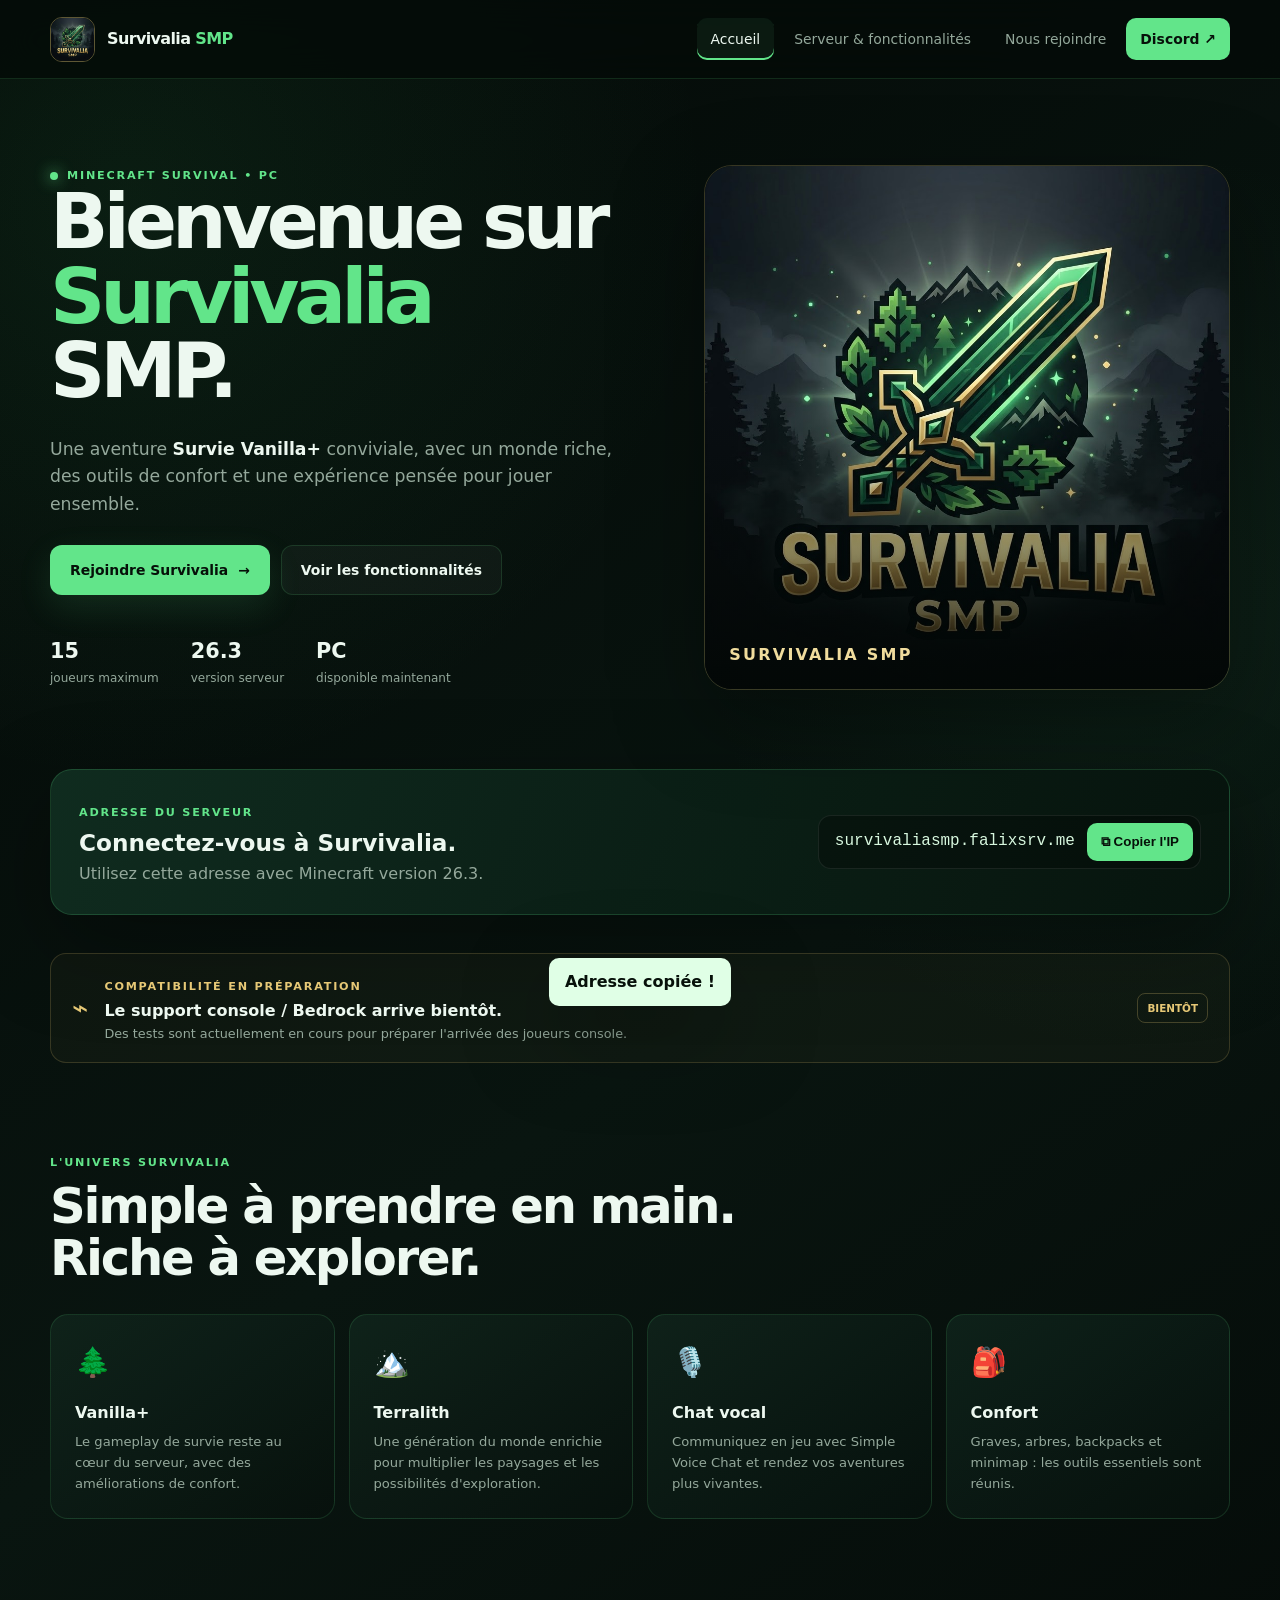
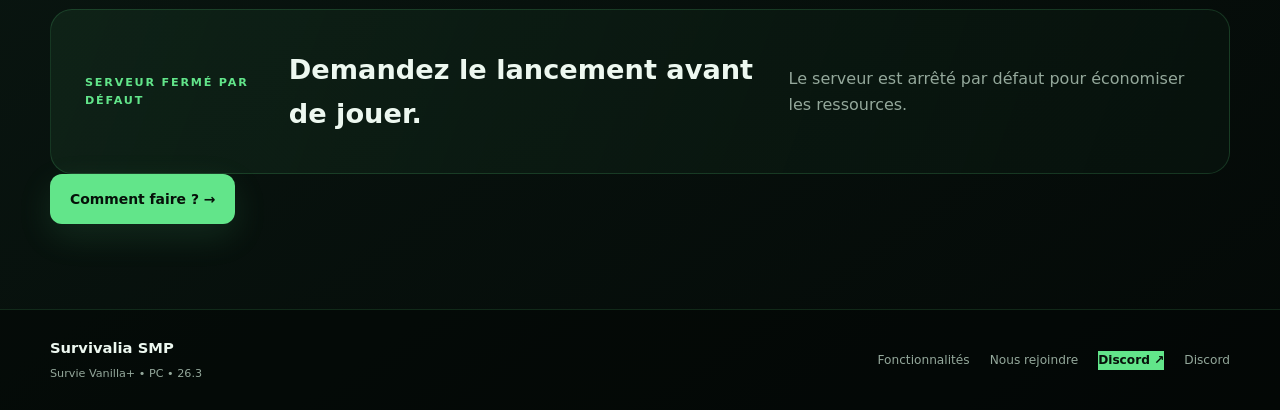
<file: index.html>
<!doctype html>
<html lang="fr">
<head>
  <meta charset="utf-8">
  <meta name="viewport" content="width=device-width,initial-scale=1">
  <meta name="description" content="Survivalia SMP — serveur Minecraft Survie Vanilla+ sur PC.">
  <title>Survivalia SMP | Accueil</title>
  <link rel="stylesheet" href="./styles.css">
</head>
<body>
<header class="header">
  <nav class="nav container">
    <a class="brand" href="./index.html">
      <!-- LOGO OFFICIEL : remplacez "assets/logo-survivalia.png" par votre logo officiel séparé.
           Le fichier actuel est un placeholder utilisant la bannière fournie. -->
      <img src="./assets/survivalia-smp.jpg" class="brand-logo" alt="Logo Survivalia SMP">
      <span>Survivalia <b>SMP</b></span>
    </a>
    <button class="menu" aria-label="Menu" aria-expanded="false"><i></i><i></i><i></i></button>
    <div class="nav-links">
      <a class="active" href="./index.html">Accueil</a>
      <a href="./server.html">Serveur & fonctionnalités</a>
      <a href="./join.html">Nous rejoindre</a><a class="nav-discord" href="https://discord.gg/4M2A5RjQ4A" target="_blank" rel="noopener noreferrer">Discord ↗</a>
    </div>
  </nav>
</header>

<main>
<section class="hero container">
  <div class="hero-copy">
    <div class="eyebrow"><span></span> MINECRAFT SURVIVAL • PC</div>
    <h1>Bienvenue sur <em>Survivalia</em> SMP.</h1>
    <p>Une aventure <strong>Survie Vanilla+</strong> conviviale, avec un monde riche, des outils de confort et une expérience pensée pour jouer ensemble.</p>
    <div class="actions">
      <a class="btn primary" href="./join.html">Rejoindre Survivalia <b>→</b></a>
      <a class="btn secondary" href="./server.html">Voir les fonctionnalités</a>
    </div>
    <div class="stats">
      <div><strong>15</strong><small>joueurs maximum</small></div>
      <div><strong>26.3</strong><small>version serveur</small></div>
      <div><strong>PC</strong><small>disponible maintenant</small></div>
    </div>
  </div>

  <div class="hero-image">
    <!-- BANNIÈRE / PHOTO : image fournie par l'utilisateur. -->
    <img src="./assets/survivalia-smp.jpg" alt="Bannière Survivalia SMP">
    <div class="hero-image-shade"></div>
    <div class="hero-image-label">SURVIVALIA SMP</div>
  </div>
</section>

<section class="ip-section container">
  <div class="ip-card">
    <div>
      <span class="label">ADRESSE DU SERVEUR</span>
      <h2>Connectez-vous à Survivalia.</h2>
      <p>Utilisez cette adresse avec Minecraft version 26.3.</p>
    </div>
    <div class="ip-control">
      <code id="server-ip">survivaliasmp.falixsrv.me</code>
      <button class="copy" data-copy-ip>⧉ <span>Copier l'IP</span></button>
    </div>
  </div>
</section>

<section class="bedrock container">
  <div class="bedrock-icon">⌁</div>
  <div>
    <span class="label gold">COMPATIBILITÉ EN PRÉPARATION</span>
    <h2>Le support console / Bedrock arrive bientôt.</h2>
    <p>Des tests sont actuellement en cours pour préparer l'arrivée des joueurs console.</p>
  </div>
  <strong>BIENTÔT</strong>
</section>

<section class="container overview">
  <div class="section-title">
    <span class="label">L'UNIVERS SURVIVALIA</span>
    <h2>Simple à prendre en main. Riche à explorer.</h2>
  </div>
  <div class="cards">
    <article class="card"><span>🌲</span><h3>Vanilla+</h3><p>Le gameplay de survie reste au cœur du serveur, avec des améliorations de confort.</p></article>
    <article class="card"><span>🏔️</span><h3>Terralith</h3><p>Une génération du monde enrichie pour multiplier les paysages et les possibilités d'exploration.</p></article>
    <article class="card"><span>🎙️</span><h3>Chat vocal</h3><p>Communiquez en jeu avec Simple Voice Chat et rendez vos aventures plus vivantes.</p></article>
    <article class="card"><span>🎒</span><h3>Confort</h3><p>Graves, arbres, backpacks et minimap : les outils essentiels sont réunis.</p></article>
  </div>
</section>

<section class="cta container">
  <div><span class="label">SERVEUR FERMÉ PAR DÉFAUT</span><h2>Demandez le lancement avant de jouer.</h2><p>Le serveur est arrêté par défaut pour économiser les ressources.</p></div>
  <a class="btn primary" href="./join.html">Comment faire ? →</a>
</section>
</main>

<footer class="footer">
  <div class="container footer-inner">
    <div><strong>Survivalia SMP</strong><small>Survie Vanilla+ • PC • 26.3</small></div>
    <div class="footer-links"><a href="./server.html">Fonctionnalités</a><a href="./join.html">Nous rejoindre</a><a class="nav-discord" href="https://discord.gg/4M2A5RjQ4A" target="_blank" rel="noopener noreferrer">Discord ↗</a><a href="https://discord.gg/4M2A5RjQ4A" target="_blank" rel="noopener noreferrer">Discord</a></div>
  </div>
</footer>
<div id="toast">Adresse copiée !</div>
<script src="./script.js"></script>
</body>
</html>
</file>
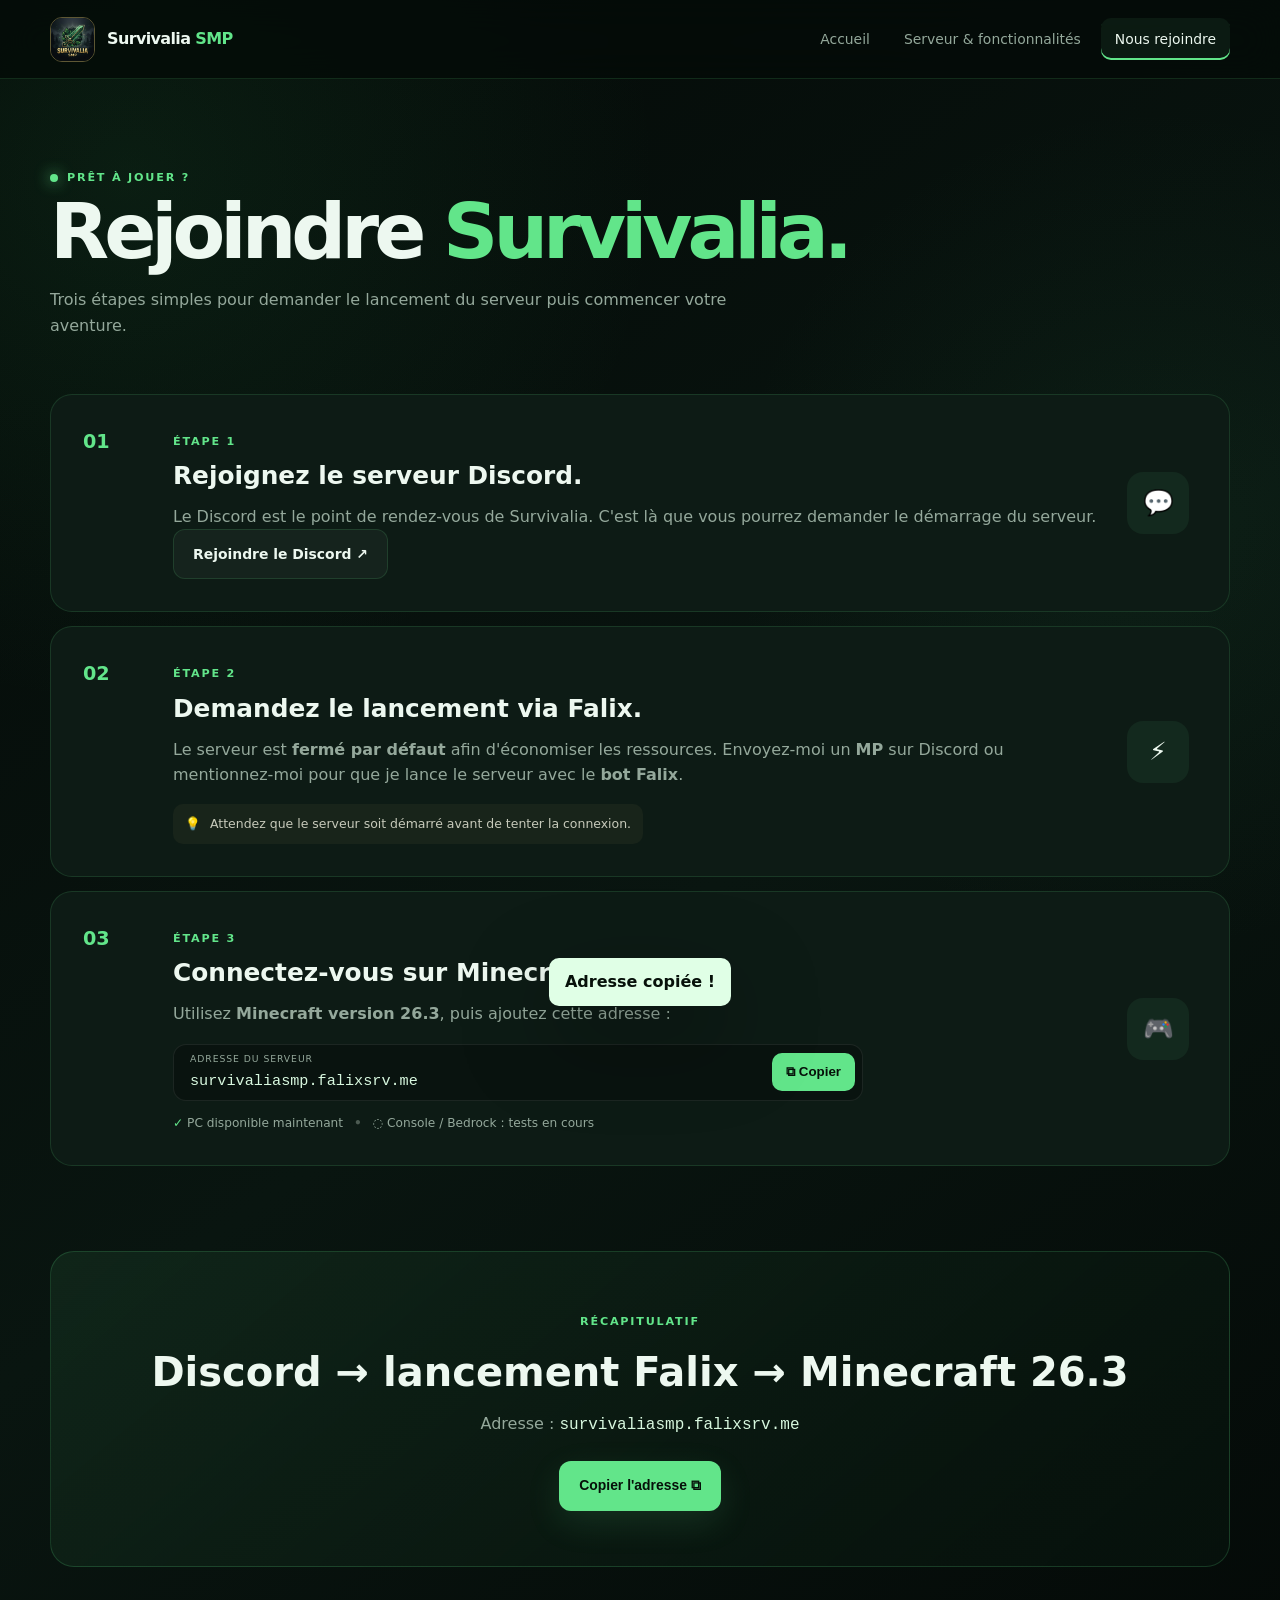
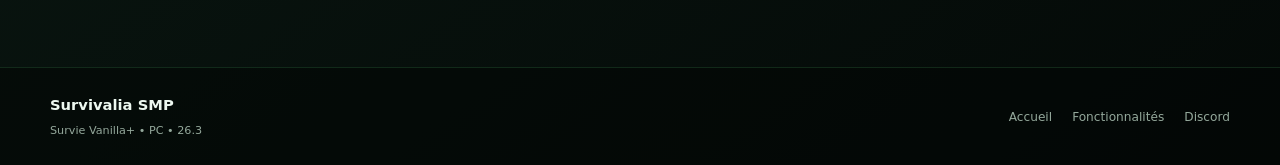
<file: join.html>
<!doctype html>
<html lang="fr">
<head>
  <meta charset="utf-8">
  <meta name="viewport" content="width=device-width,initial-scale=1">
  <meta name="description" content="Comment rejoindre le serveur Minecraft Survivalia SMP.">
  <title>Survivalia SMP | Nous rejoindre</title>
  <link rel="stylesheet" href="./styles.css">
</head>
<body>
<header class="header">
  <nav class="nav container">
    <a class="brand" href="./index.html">
      <!-- LOGO OFFICIEL : remplacez par votre logo séparé. -->
      <img src="./assets/survivalia-smp.jpg" class="brand-logo" alt="Logo Survivalia SMP">
      <span>Survivalia <b>SMP</b></span>
    </a>
    <button class="menu" aria-label="Menu" aria-expanded="false"><i></i><i></i><i></i></button>
    <div class="nav-links"><a href="./index.html">Accueil</a><a href="./server.html">Serveur & fonctionnalités</a><a class="active" href="./join.html">Nous rejoindre</a></div>
  </nav>
</header>

<main>
<section class="page-hero container">
  <span class="eyebrow"><span></span> PRÊT À JOUER ?</span>
  <h1>Rejoindre <em>Survivalia.</em></h1>
  <p>Trois étapes simples pour demander le lancement du serveur puis commencer votre aventure.</p>
</section>

<section class="container steps">
  <article class="step">
    <div class="step-number">01</div>
    <div class="step-body">
      <span class="label">ÉTAPE 1</span>
      <h2>Rejoignez le serveur Discord.</h2>
      <p>Le Discord est le point de rendez-vous de Survivalia. C'est là que vous pourrez demander le démarrage du serveur.</p>
      <!-- DISCORD : remplacez href="https://discord.gg/4M2A5RjQ4A" target="_blank" rel="noopener noreferrer" par votre véritable invitation Discord. -->
      <a class="btn secondary" href="https://discord.gg/4M2A5RjQ4A" target="_blank" rel="noopener noreferrer">Rejoindre le Discord ↗</a>
    </div>
    <div class="step-icon">💬</div>
  </article>

  <article class="step">
    <div class="step-number">02</div>
    <div class="step-body">
      <span class="label">ÉTAPE 2</span>
      <h2>Demandez le lancement via Falix.</h2>
      <p>Le serveur est <strong>fermé par défaut</strong> afin d'économiser les ressources. Envoyez-moi un <strong>MP</strong> sur Discord ou mentionnez-moi pour que je lance le serveur avec le <strong>bot Falix</strong>.</p>
      <div class="warning"><b>💡</b> Attendez que le serveur soit démarré avant de tenter la connexion.</div>
    </div>
    <div class="step-icon">⚡</div>
  </article>

  <article class="step final">
    <div class="step-number">03</div>
    <div class="step-body">
      <span class="label">ÉTAPE 3</span>
      <h2>Connectez-vous sur Minecraft.</h2>
      <p>Utilisez <strong>Minecraft version 26.3</strong>, puis ajoutez cette adresse :</p>
      <div class="connection">
        <div><small>ADRESSE DU SERVEUR</small><code>survivaliasmp.falixsrv.me</code></div>
        <button class="copy" data-copy-ip>⧉ Copier</button>
      </div>
      <div class="availability"><span>✓</span> PC disponible maintenant <b>•</b> <span>◌</span> Console / Bedrock : tests en cours</div>
    </div>
    <div class="step-icon">🎮</div>
  </article>
</section>

<section class="container final-card">
  <span class="label">RÉCAPITULATIF</span>
  <h2>Discord → lancement Falix → Minecraft 26.3</h2>
  <p>Adresse : <code>survivaliasmp.falixsrv.me</code></p>
  <button class="btn primary" data-copy-ip>Copier l'adresse ⧉</button>
</section>
</main>

<footer class="footer"><div class="container footer-inner"><div><strong>Survivalia SMP</strong><small>Survie Vanilla+ • PC • 26.3</small></div><div class="footer-links"><a href="./index.html">Accueil</a><a href="./server.html">Fonctionnalités</a><a href="https://discord.gg/4M2A5RjQ4A" target="_blank" rel="noopener noreferrer">Discord</a></div></div></footer>
<div id="toast">Adresse copiée !</div>
<script src="./script.js"></script>
</body>
</html>
</file>
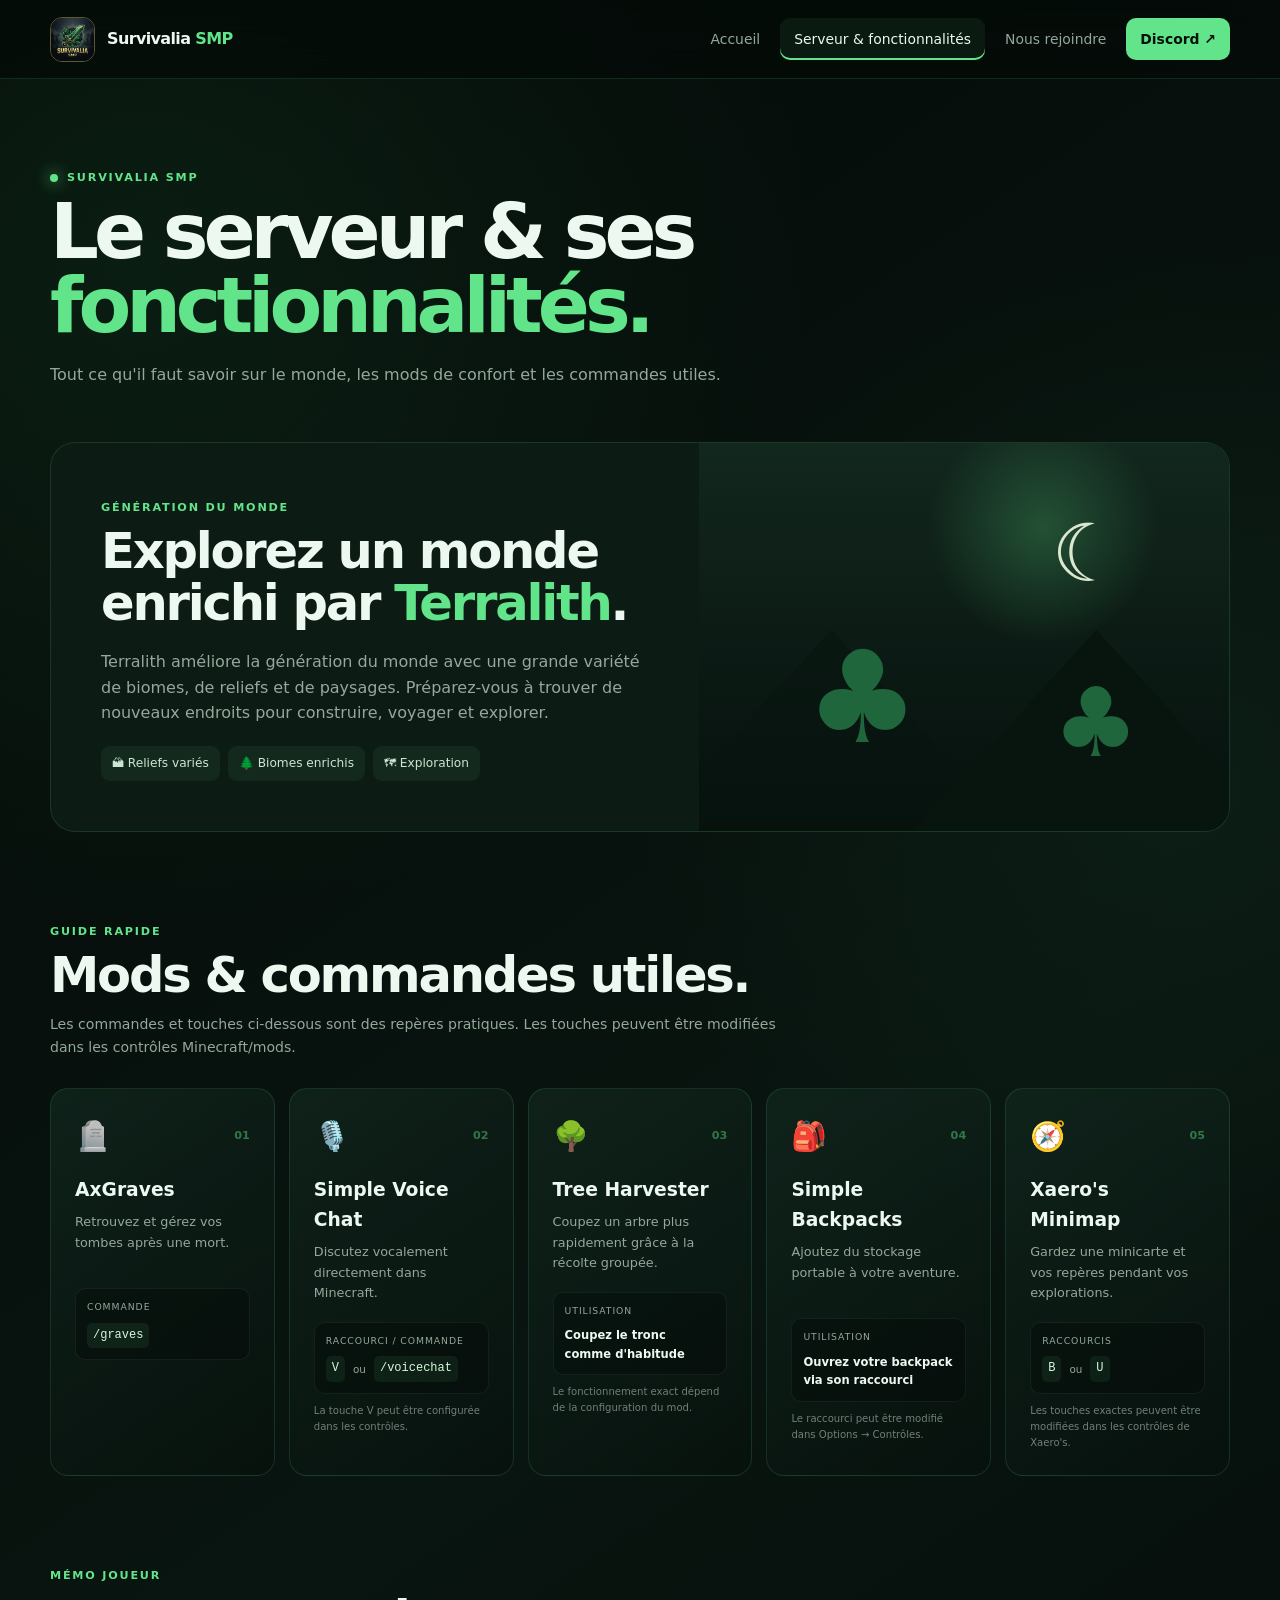
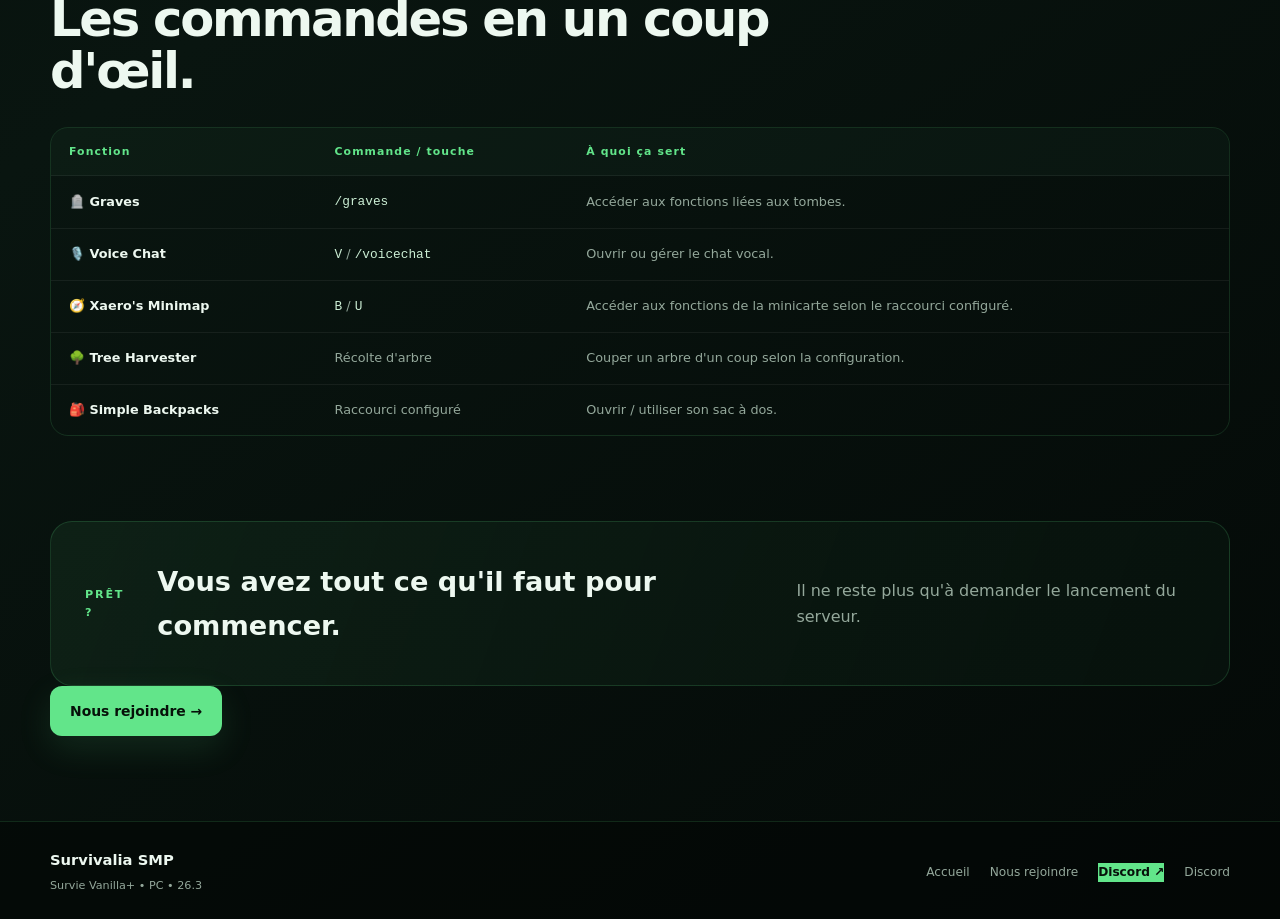
<file: server.html>
<!doctype html>
<html lang="fr">
<head>
  <meta charset="utf-8">
  <meta name="viewport" content="width=device-width,initial-scale=1">
  <meta name="description" content="Découvrez les fonctionnalités de Survivalia SMP : Terralith, Voice Chat, AxGraves, Tree Harvester, Simple Backpacks et Xaero's Minimap.">
  <title>Survivalia SMP | Serveur & fonctionnalités</title>
  <link rel="stylesheet" href="./styles.css">
</head>
<body>
<header class="header">
  <nav class="nav container">
    <a class="brand" href="./index.html">
      <!-- LOGO OFFICIEL : remplacez par votre logo séparé. -->
      <img src="./assets/survivalia-smp.jpg" class="brand-logo" alt="Logo Survivalia SMP">
      <span>Survivalia <b>SMP</b></span>
    </a>
    <button class="menu" aria-label="Menu" aria-expanded="false"><i></i><i></i><i></i></button>
    <div class="nav-links"><a href="./index.html">Accueil</a><a class="active" href="./server.html">Serveur & fonctionnalités</a><a href="./join.html">Nous rejoindre</a><a class="nav-discord" href="https://discord.gg/4M2A5RjQ4A" target="_blank" rel="noopener noreferrer">Discord ↗</a></div>
  </nav>
</header>

<main>
<section class="page-hero container">
  <span class="eyebrow"><span></span> SURVIVALIA SMP</span>
  <h1>Le serveur & ses <em>fonctionnalités.</em></h1>
  <p>Tout ce qu'il faut savoir sur le monde, les mods de confort et les commandes utiles.</p>
</section>

<section class="container world">
  <div class="world-copy">
    <span class="label">GÉNÉRATION DU MONDE</span>
    <h2>Explorez un monde enrichi par <em>Terralith</em>.</h2>
    <p>Terralith améliore la génération du monde avec une grande variété de biomes, de reliefs et de paysages. Préparez-vous à trouver de nouveaux endroits pour construire, voyager et explorer.</p>
    <div class="pills"><span>🏔 Reliefs variés</span><span>🌲 Biomes enrichis</span><span>🗺 Exploration</span></div>
  </div>
  <div class="world-art" aria-hidden="true"><div class="moon">☾</div><div class="peak p1"></div><div class="peak p2"></div><div class="tree t1">♣</div><div class="tree t2">♣</div></div>
</section>

<section class="container command-section">
  <div class="section-title">
    <span class="label">GUIDE RAPIDE</span>
    <h2>Mods & commandes utiles.</h2>
    <p>Les commandes et touches ci-dessous sont des repères pratiques. Les touches peuvent être modifiées dans les contrôles Minecraft/mods.</p>
  </div>

  <div class="feature-list">
    <article class="feature">
      <div class="feature-top"><span class="feature-icon">🪦</span><span class="number">01</span></div>
      <h3>AxGraves</h3>
      <p>Retrouvez et gérez vos tombes après une mort.</p>
      <div class="command"><small>COMMANDE</small><code>/graves</code></div>
    </article>

    <article class="feature">
      <div class="feature-top"><span class="feature-icon">🎙️</span><span class="number">02</span></div>
      <h3>Simple Voice Chat</h3>
      <p>Discutez vocalement directement dans Minecraft.</p>
      <div class="command"><small>RACCOURCI / COMMANDE</small><code>V</code><span class="or">ou</span><code>/voicechat</code></div>
      <small class="hint">La touche V peut être configurée dans les contrôles.</small>
    </article>

    <article class="feature">
      <div class="feature-top"><span class="feature-icon">🌳</span><span class="number">03</span></div>
      <h3>Tree Harvester</h3>
      <p>Coupez un arbre plus rapidement grâce à la récolte groupée.</p>
      <div class="command"><small>UTILISATION</small><strong>Coupez le tronc comme d'habitude</strong></div>
      <small class="hint">Le fonctionnement exact dépend de la configuration du mod.</small>
    </article>

    <article class="feature">
      <div class="feature-top"><span class="feature-icon">🎒</span><span class="number">04</span></div>
      <h3>Simple Backpacks</h3>
      <p>Ajoutez du stockage portable à votre aventure.</p>
      <div class="command"><small>UTILISATION</small><strong>Ouvrez votre backpack via son raccourci</strong></div>
      <small class="hint">Le raccourci peut être modifié dans Options → Contrôles.</small>
    </article>

    <article class="feature">
      <div class="feature-top"><span class="feature-icon">🧭</span><span class="number">05</span></div>
      <h3>Xaero's Minimap</h3>
      <p>Gardez une minicarte et vos repères pendant vos explorations.</p>
      <div class="command"><small>RACCOURCIS</small><code>B</code><span class="or">ou</span><code>U</code></div>
      <small class="hint">Les touches exactes peuvent être modifiées dans les contrôles de Xaero's.</small>
    </article>
  </div>
</section>

<section class="container command-table-section">
  <div class="section-title"><span class="label">MÉMO JOUEUR</span><h2>Les commandes en un coup d'œil.</h2></div>
  <div class="table-wrap">
    <table>
      <thead><tr><th>Fonction</th><th>Commande / touche</th><th>À quoi ça sert</th></tr></thead>
      <tbody>
        <tr><td>🪦 Graves</td><td><code>/graves</code></td><td>Accéder aux fonctions liées aux tombes.</td></tr>
        <tr><td>🎙️ Voice Chat</td><td><code>V</code> / <code>/voicechat</code></td><td>Ouvrir ou gérer le chat vocal.</td></tr>
        <tr><td>🧭 Xaero's Minimap</td><td><code>B</code> / <code>U</code></td><td>Accéder aux fonctions de la minicarte selon le raccourci configuré.</td></tr>
        <tr><td>🌳 Tree Harvester</td><td>Récolte d'arbre</td><td>Couper un arbre d'un coup selon la configuration.</td></tr>
        <tr><td>🎒 Simple Backpacks</td><td>Raccourci configuré</td><td>Ouvrir / utiliser son sac à dos.</td></tr>
      </tbody>
    </table>
  </div>
</section>

<section class="cta container"><div><span class="label">PRÊT ?</span><h2>Vous avez tout ce qu'il faut pour commencer.</h2><p>Il ne reste plus qu'à demander le lancement du serveur.</p></div><a class="btn primary" href="./join.html">Nous rejoindre →</a></section>
</main>

<footer class="footer"><div class="container footer-inner"><div><strong>Survivalia SMP</strong><small>Survie Vanilla+ • PC • 26.3</small></div><div class="footer-links"><a href="./index.html">Accueil</a><a href="./join.html">Nous rejoindre</a><a class="nav-discord" href="https://discord.gg/4M2A5RjQ4A" target="_blank" rel="noopener noreferrer">Discord ↗</a><a href="https://discord.gg/4M2A5RjQ4A" target="_blank" rel="noopener noreferrer">Discord</a></div></div></footer>
<script src="./script.js"></script>
</body>
</html>
</file>
<file: styles.css>
:root{
--bg:#050c09;--bg2:#091511;--panel:#0d1b15;--panel2:#10231a;--green:#62e58a;--green2:#2cb85d;
--gold:#e6c876;--text:#edf8f0;--muted:#94a89b;--line:rgba(98,229,138,.14);--shadow:0 30px 90px rgba(0,0,0,.35);
--max:1180px;--radius:22px
}
*{box-sizing:border-box;margin:0;padding:0}html{scroll-behavior:smooth}
body{min-height:100vh;color:var(--text);font-family:Inter,ui-sans-serif,system-ui,-apple-system,"Segoe UI",sans-serif;line-height:1.6;background:
radial-gradient(circle at 10% 10%,rgba(49,161,87,.12),transparent 27%),radial-gradient(circle at 90% 30%,rgba(49,133,83,.09),transparent 25%),linear-gradient(145deg,#040907,#091510 52%,#040907);overflow-x:hidden}
body:before{content:"";position:fixed;inset:0;pointer-events:none;opacity:.25;background-image:linear-gradient(rgba(255,255,255,.018) 1px,transparent 1px),linear-gradient(90deg,rgba(255,255,255,.018) 1px,transparent 1px);background-size:54px 54px;mask-image:linear-gradient(#000,transparent 80%)}
a{text-decoration:none;color:inherit}.container{width:min(calc(100% - 40px),var(--max));margin:auto}
.header{position:sticky;top:0;z-index:30;border-bottom:1px solid var(--line);background:rgba(4,11,8,.82);backdrop-filter:blur(18px)}
.nav{height:78px;display:flex;align-items:center;justify-content:space-between;gap:20px}
.brand{display:flex;align-items:center;gap:12px;font-weight:850;letter-spacing:-.04em}.brand b{color:var(--green)}
.brand-logo{width:45px;height:45px;object-fit:cover;border-radius:12px;border:1px solid rgba(230,200,118,.4)}
.nav-links{display:flex;gap:6px}.nav-links a{padding:10px 14px;color:var(--muted);font-size:.87rem;border-radius:10px;transition:.2s}.nav-links a:hover,.nav-links .active{color:var(--text);background:rgba(98,229,138,.07)}.nav-links .active{box-shadow:inset 0 -2px var(--green)}
.menu{display:none;border:0;background:none}.menu i{display:block;width:24px;height:2px;background:var(--text);margin:5px}
.eyebrow,.label{font-size:.7rem;font-weight:900;letter-spacing:.16em;color:var(--green)}.eyebrow{display:flex;gap:9px;align-items:center}.eyebrow>span{width:8px;height:8px;border-radius:50%;background:var(--green);box-shadow:0 0 15px var(--green)}
h1{font-size:clamp(3rem,6vw,5.8rem);line-height:.97;letter-spacing:-.065em}h1 em,h2 em{font-style:normal;color:var(--green)}
.hero{min-height:690px;padding:82px 0 75px;display:grid;grid-template-columns:1fr .9fr;align-items:center;gap:70px}
.hero-copy>p{max-width:650px;margin:27px 0;color:var(--muted);font-size:1.08rem}.hero-copy strong{color:var(--text)}
.actions{display:flex;gap:11px;flex-wrap:wrap}.btn{min-height:50px;padding:0 19px;display:inline-flex;align-items:center;justify-content:center;gap:10px;border-radius:12px;font-size:.87rem;font-weight:850;border:1px solid transparent;cursor:pointer;transition:.2s}.btn:hover{transform:translateY(-2px)}
.primary{background:var(--green);color:#061009;box-shadow:0 12px 35px rgba(98,229,138,.12)}.primary:hover{background:#7bf49d}.secondary{background:rgba(255,255,255,.035);border-color:var(--line)}.secondary:hover{background:rgba(98,229,138,.08)}
.stats{display:flex;gap:32px;margin-top:40px}.stats div{display:flex;flex-direction:column}.stats strong{font-size:1.3rem}.stats small{color:var(--muted);font-size:.75rem}
.hero-image{position:relative;aspect-ratio:1/1;border-radius:28px;overflow:hidden;border:1px solid rgba(230,200,118,.22);box-shadow:var(--shadow)}.hero-image img{width:100%;height:100%;object-fit:cover}.hero-image-shade{position:absolute;inset:0;background:linear-gradient(transparent 45%,rgba(2,7,5,.88))}.hero-image-label{position:absolute;bottom:22px;left:24px;font-weight:900;letter-spacing:.14em;color:#f0dc9d}
.ip-section{padding-bottom:30px}.ip-card{display:grid;grid-template-columns:1fr auto;gap:25px;align-items:center;padding:28px;border-radius:var(--radius);border:1px solid rgba(98,229,138,.18);background:linear-gradient(110deg,rgba(17,47,33,.9),rgba(7,20,14,.9));box-shadow:var(--shadow)}.ip-card h2{font-size:1.45rem}.ip-card p,.bedrock p,.card p,.cta p,.page-hero p,.world-copy p,.feature p,.step p{color:var(--muted)}.ip-control,.connection{display:flex;align-items:center;gap:12px;background:rgba(0,0,0,.28);border:1px solid rgba(255,255,255,.08);border-radius:13px;padding:7px 7px 7px 16px}.ip-control code{white-space:nowrap}
code{font-family:"SFMono-Regular",Consolas,monospace;color:#d8f8df}.copy{border:0;background:var(--green);color:#061009;font-weight:900;border-radius:10px;padding:11px 14px;cursor:pointer}
.bedrock{display:flex;align-items:center;gap:16px;margin-top:8px;margin-bottom:85px;padding:18px 21px;border:1px solid rgba(230,200,118,.18);background:rgba(230,200,118,.035);border-radius:16px}.bedrock-icon{font-size:1.7rem;color:var(--gold)}.bedrock h2{font-size:1rem}.bedrock p{font-size:.8rem}.bedrock>strong{margin-left:auto;color:var(--gold);font-size:.65rem;border:1px solid rgba(230,200,118,.25);padding:6px 9px;border-radius:8px}.gold{color:var(--gold)}
.overview{padding-bottom:90px}.section-title{max-width:760px;margin-bottom:30px}.section-title h2,.world-copy h2{font-size:clamp(2rem,4vw,3.1rem);line-height:1.05;letter-spacing:-.045em;margin-top:6px}.section-title p{margin-top:12px;color:var(--muted);font-size:.88rem}
.cards{display:grid;grid-template-columns:repeat(4,1fr);gap:14px}.card,.feature{padding:24px;border:1px solid var(--line);border-radius:18px;background:linear-gradient(145deg,rgba(17,39,30,.75),rgba(7,17,13,.75));transition:.25s}.card:hover,.feature:hover{transform:translateY(-4px);border-color:rgba(98,229,138,.28)}.card>span{font-size:1.8rem}.card h3{margin:15px 0 6px;font-size:1rem}.card p{font-size:.82rem}
.cta{padding-bottom:85px}.cta>div{display:flex;align-items:center;justify-content:space-between;gap:25px;padding:34px;border:1px solid rgba(98,229,138,.17);border-radius:var(--radius);background:linear-gradient(110deg,rgba(98,229,138,.07),rgba(8,20,14,.75))}.cta h2{font-size:1.7rem;margin:4px 0}
.page-hero{padding-top:90px;padding-bottom:55px}.page-hero h1{max-width:900px;margin-top:8px}.page-hero p{max-width:680px;margin-top:18px}
.world{display:grid;grid-template-columns:1.1fr .9fr;min-height:390px;margin-bottom:85px;border:1px solid var(--line);border-radius:25px;overflow:hidden;background:var(--panel)}.world-copy{padding:50px}.world-copy p{max-width:650px;margin:20px 0}.pills{display:flex;flex-wrap:wrap;gap:8px}.pills span{padding:8px 11px;border-radius:9px;background:rgba(98,229,138,.07);font-size:.76rem;color:#cbe7d2}.world-art{position:relative;overflow:hidden;background:radial-gradient(circle at 65% 22%,rgba(98,229,138,.24),transparent 25%),linear-gradient(#12271e,#06100c)}.moon{position:absolute;right:20%;top:12%;font-size:5rem;color:#dbe7cf}.peak{position:absolute;bottom:-8%;width:80%;height:60%;background:#08150f;clip-path:polygon(50% 0,100% 100%,0 100%)}.p1{left:-15%;opacity:.55}.p2{right:-15%}.tree{position:absolute;color:#1f663d;font-size:8rem;bottom:8%}.t1{left:20%}.t2{right:17%;font-size:6rem}
.command-section{padding-bottom:85px}.feature-list{display:grid;grid-template-columns:repeat(5,1fr);gap:14px}.feature{position:relative;min-height:285px}.feature-top{display:flex;justify-content:space-between;align-items:center}.feature-icon{font-size:1.8rem}.number{color:rgba(98,229,138,.45);font-weight:900;font-size:.7rem}.feature h3{margin:16px 0 7px}.feature p{font-size:.8rem;min-height:58px}.command{margin-top:18px;padding:11px;border-radius:10px;background:rgba(0,0,0,.25);border:1px solid rgba(255,255,255,.06);display:flex;align-items:center;gap:8px;flex-wrap:wrap}.command small{width:100%;font-size:.58rem;color:var(--muted);letter-spacing:.1em}.command code{background:rgba(98,229,138,.08);padding:3px 6px;border-radius:5px;font-size:.75rem}.command strong{font-size:.72rem}.or{color:var(--muted);font-size:.65rem}.hint{display:block;color:#708177;font-size:.63rem;margin-top:9px}
.command-table-section{padding-bottom:85px}.table-wrap{overflow:auto;border:1px solid var(--line);border-radius:18px}.table-wrap table{width:100%;border-collapse:collapse;min-width:650px}.table-wrap th,.table-wrap td{text-align:left;padding:15px 18px;border-bottom:1px solid rgba(255,255,255,.06);font-size:.8rem}.table-wrap th{color:var(--green);font-size:.68rem;letter-spacing:.1em;background:rgba(98,229,138,.035)}.table-wrap tr:last-child td{border:0}.table-wrap td{color:var(--muted)}.table-wrap td:first-child{color:var(--text);font-weight:700}.table-wrap code{color:#ccefd5}
.steps{display:grid;gap:14px;padding-bottom:85px}.step{display:grid;grid-template-columns:70px 1fr 70px;gap:20px;align-items:center;padding:32px;border:1px solid var(--line);border-radius:22px;background:var(--panel)}.step-number{font-size:1.2rem;font-weight:900;color:var(--green);align-self:start}.step h2{font-size:1.55rem;margin:4px 0 8px}.step-icon{width:62px;height:62px;display:grid;place-items:center;border-radius:16px;background:rgba(98,229,138,.07);font-size:1.55rem}.warning{display:inline-flex;gap:9px;margin-top:16px;padding:10px 12px;border-radius:10px;background:rgba(230,200,118,.05);color:#c7cabb;font-size:.78rem}.connection{max-width:690px;margin-top:17px;justify-content:space-between}.connection small{display:block;color:var(--muted);font-size:.58rem;letter-spacing:.1em}.connection code{font-size:.95rem}.availability{margin-top:13px;color:var(--muted);font-size:.76rem}.availability span:first-child{color:var(--green)}.availability b{margin:0 7px;color:#4c5b52}
.final-card{margin-bottom:100px;text-align:center;padding:55px 25px;border:1px solid rgba(98,229,138,.18);border-radius:24px;background:linear-gradient(140deg,rgba(98,229,138,.08),rgba(7,19,13,.75))}.final-card h2{font-size:clamp(1.7rem,4vw,2.5rem);margin:7px 0}.final-card p{color:var(--muted);margin-bottom:22px}
.footer{border-top:1px solid var(--line);background:rgba(2,7,5,.55)}.footer-inner{min-height:100px;display:flex;align-items:center;justify-content:space-between;gap:25px}.footer strong{display:block;font-size:.92rem}.footer small{color:var(--muted);font-size:.7rem}.footer-links{display:flex;gap:20px;color:var(--muted);font-size:.76rem}.footer-links a:hover{color:var(--green)}
#toast{position:fixed;left:50%;bottom:24px;z-index:100;transform:translate(-50%,130px);padding:11px 16px;background:#e0ffe6;color:#07110a;border-radius:10px;font-weight:850;box-shadow:var(--shadow);transition:.25s}#toast.show{transform:translate(-50%,0)}
@media(max-width:1050px){.hero{grid-template-columns:1fr;gap:40px}.hero-copy{text-align:center}.hero-copy>.eyebrow,.actions{justify-content:center}.hero-copy>p{margin-inline:auto}.stats{justify-content:center}.cards{grid-template-columns:repeat(2,1fr)}.feature-list{grid-template-columns:repeat(2,1fr)}.world{grid-template-columns:1fr}.world-art{min-height:270px}.ip-card{grid-template-columns:1fr}}
@media(max-width:700px){.container{width:calc(100% - 28px)}.nav{height:68px}.menu{display:block}.nav-links{display:none;position:absolute;left:14px;right:14px;top:68px;flex-direction:column;padding:8px;border:1px solid var(--line);border-radius:13px;background:#08120e}.nav-links.open{display:flex}.nav-links a{padding:12px}.hero{padding-top:55px;min-height:auto}.hero h1{font-size:clamp(2.7rem,14vw,4rem)}.hero-image{border-radius:20px}.ip-card{padding:22px}.ip-control,.connection{flex-direction:column;align-items:stretch;padding:11px}.ip-control code,.connection code{text-align:center;overflow-wrap:anywhere;font-size:.78rem;padding:5px}.copy{width:100%}.bedrock{align-items:flex-start;flex-wrap:wrap;margin-bottom:60px}.bedrock>strong{margin-left:0}.cards,.feature-list{grid-template-columns:1fr}.cta>div{flex-direction:column;align-items:flex-start;padding:24px}.page-hero{padding-top:60px}.world-copy{padding:25px}.step{grid-template-columns:45px 1fr;padding:23px}.step-icon{display:none}.step h2{font-size:1.3rem}.footer-inner{padding:22px 0;align-items:flex-start;flex-direction:column}.footer-links{flex-wrap:wrap}}

.nav-discord{
  color:#07110a!important;
  background:var(--green);
  font-weight:900!important;
}
.nav-discord:hover{
  background:#7bf49d!important;
}
@media(max-width:700px){
  .nav-discord{color:var(--text)!important;background:rgba(98,229,138,.07)!important}
}
</file>
